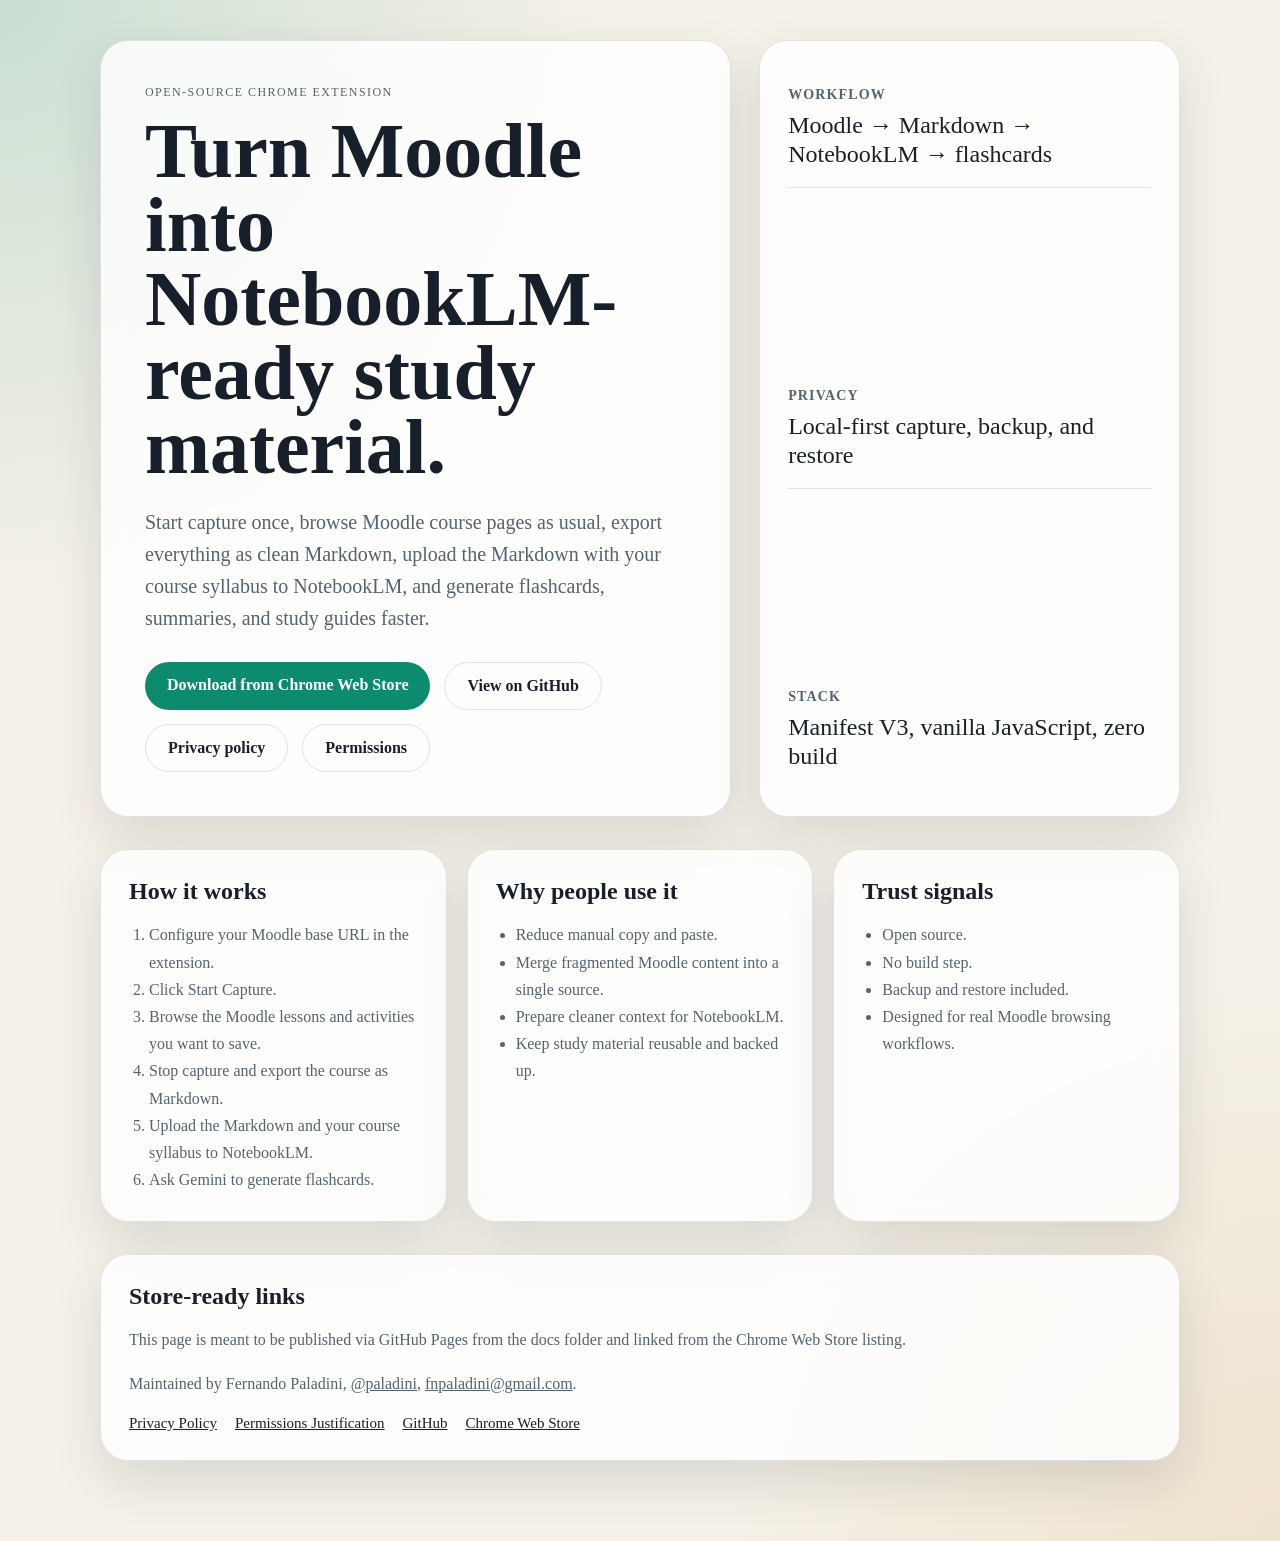
<file: docs/index.html>
<!DOCTYPE html>
<html lang="en">
  <head>
    <meta charset="UTF-8" />
    <meta name="viewport" content="width=device-width, initial-scale=1.0" />
    <title>Moodle Content Extractor for NotebookLM</title>
    <meta
      name="description"
      content="Capture Moodle course pages as Markdown for NotebookLM, flashcards, summaries, and study workflows."
    />
    <style>
      :root {
        --bg: #f5f1e8;
        --panel: rgba(255, 255, 255, 0.82);
        --text: #17202a;
        --muted: #536471;
        --accent: #0d8b6f;
        --accent-dark: #0a6b56;
        --line: rgba(23, 32, 42, 0.12);
        --shadow: 0 20px 50px rgba(23, 32, 42, 0.12);
      }

      * {
        box-sizing: border-box;
      }

      body {
        margin: 0;
        font-family: Georgia, "Times New Roman", serif;
        color: var(--text);
        background:
          radial-gradient(circle at top left, rgba(13, 139, 111, 0.18), transparent 30%),
          radial-gradient(circle at bottom right, rgba(198, 138, 45, 0.14), transparent 28%),
          var(--bg);
      }

      a {
        color: inherit;
      }

      .wrap {
        max-width: 1120px;
        margin: 0 auto;
        padding: 40px 20px 80px;
      }

      .hero {
        display: grid;
        grid-template-columns: 1.2fr 0.8fr;
        gap: 28px;
        align-items: stretch;
      }

      .card {
        background: var(--panel);
        backdrop-filter: blur(12px);
        border: 1px solid var(--line);
        border-radius: 28px;
        box-shadow: var(--shadow);
      }

      .hero-main {
        padding: 44px;
      }

      .eyebrow {
        letter-spacing: 0.12em;
        text-transform: uppercase;
        font-size: 12px;
        color: var(--muted);
      }

      h1,
      h2,
      h3 {
        margin: 0;
      }

      h1 {
        margin-top: 14px;
        font-size: clamp(42px, 7vw, 78px);
        line-height: 0.95;
      }

      .lead {
        margin-top: 22px;
        font-size: 20px;
        line-height: 1.6;
        color: var(--muted);
        max-width: 44rem;
      }

      .actions {
        display: flex;
        gap: 14px;
        flex-wrap: wrap;
        margin-top: 28px;
      }

      .btn {
        display: inline-block;
        padding: 14px 22px;
        border-radius: 999px;
        text-decoration: none;
        font-weight: 700;
        transition: transform 0.18s ease, background 0.18s ease;
      }

      .btn:hover {
        transform: translateY(-1px);
      }

      .btn-primary {
        background: var(--accent);
        color: white;
      }

      .btn-primary:hover {
        background: var(--accent-dark);
      }

      .btn-secondary {
        color: var(--text);
        border: 1px solid var(--line);
      }

      .hero-side {
        padding: 28px;
        display: flex;
        flex-direction: column;
        justify-content: space-between;
      }

      .stat {
        padding: 18px 0;
        border-bottom: 1px solid var(--line);
      }

      .stat:last-child {
        border-bottom: 0;
      }

      .stat strong {
        display: block;
        font-size: 14px;
        text-transform: uppercase;
        letter-spacing: 0.08em;
        color: var(--muted);
        margin-bottom: 8px;
      }

      .stat span {
        font-size: 24px;
        line-height: 1.2;
      }

      .grid {
        display: grid;
        grid-template-columns: repeat(3, 1fr);
        gap: 20px;
        margin-top: 24px;
      }

      .section {
        margin-top: 32px;
      }

      .section-card {
        padding: 28px;
      }

      ol,
      ul {
        margin: 16px 0 0;
        padding-left: 20px;
        color: var(--muted);
        line-height: 1.7;
      }

      p {
        color: var(--muted);
        line-height: 1.7;
      }

      .footer-links {
        display: flex;
        gap: 18px;
        flex-wrap: wrap;
        margin-top: 18px;
        font-size: 15px;
      }

      @media (max-width: 900px) {
        .hero,
        .grid {
          grid-template-columns: 1fr;
        }

        .hero-main {
          padding: 30px;
        }
      }
    </style>
  </head>
  <body>
    <div class="wrap">
      <section class="hero">
        <div class="card hero-main">
          <div class="eyebrow">Open-source Chrome extension</div>
          <h1>Turn Moodle into NotebookLM-ready study material.</h1>
          <p class="lead">
            Start capture once, browse Moodle course pages as usual, export everything
            as clean Markdown, upload the Markdown with your course syllabus to
            NotebookLM, and generate flashcards, summaries, and study guides faster.
          </p>
          <div class="actions">
            <a class="btn btn-primary" href="https://chromewebstore.google.com/detail/moodle-content-extractor/dcmooninccogclmaimgbmhineffjdjda">Download from Chrome Web Store</a>
            <a class="btn btn-secondary" href="https://github.com/paladini/extract-moodle-content-to-notebook-lm-extension">View on GitHub</a>
            <a class="btn btn-secondary" href="privacy.html">Privacy policy</a>
            <a class="btn btn-secondary" href="permissions.html">Permissions</a>
          </div>
        </div>
        <aside class="card hero-side">
          <div class="stat">
            <strong>Workflow</strong>
            <span>Moodle → Markdown → NotebookLM → flashcards</span>
          </div>
          <div class="stat">
            <strong>Privacy</strong>
            <span>Local-first capture, backup, and restore</span>
          </div>
          <div class="stat">
            <strong>Stack</strong>
            <span>Manifest V3, vanilla JavaScript, zero build</span>
          </div>
        </aside>
      </section>

      <section class="grid section">
        <article class="card section-card">
          <h2>How it works</h2>
          <ol>
            <li>Configure your Moodle base URL in the extension.</li>
            <li>Click Start Capture.</li>
            <li>Browse the Moodle lessons and activities you want to save.</li>
            <li>Stop capture and export the course as Markdown.</li>
            <li>Upload the Markdown and your course syllabus to NotebookLM.</li>
            <li>Ask Gemini to generate flashcards.</li>
          </ol>
        </article>
        <article class="card section-card">
          <h2>Why people use it</h2>
          <ul>
            <li>Reduce manual copy and paste.</li>
            <li>Merge fragmented Moodle content into a single source.</li>
            <li>Prepare cleaner context for NotebookLM.</li>
            <li>Keep study material reusable and backed up.</li>
          </ul>
        </article>
        <article class="card section-card">
          <h2>Trust signals</h2>
          <ul>
            <li>Open source.</li>
            <li>No build step.</li>
            <li>Backup and restore included.</li>
            <li>Designed for real Moodle browsing workflows.</li>
          </ul>
        </article>
      </section>

      <section class="section card section-card">
        <h2>Store-ready links</h2>
        <p>
          This page is meant to be published via GitHub Pages from the docs folder and linked from the Chrome Web Store listing.
        </p>
        <p>
          Maintained by Fernando Paladini,
          <a href="https://github.com/paladini">@paladini</a>,
          <a href="mailto:fnpaladini@gmail.com">fnpaladini@gmail.com</a>.
        </p>
        <div class="footer-links">
          <a href="privacy.html">Privacy Policy</a>
          <a href="permissions.html">Permissions Justification</a>
          <a href="https://github.com/paladini/extract-moodle-content-to-notebook-lm-extension">GitHub</a>
          <a href="https://chromewebstore.google.com/detail/moodle-content-extractor/dcmooninccogclmaimgbmhineffjdjda">Chrome Web Store</a>
        </div>
      </section>
    </div>
  </body>
</html>
</file>
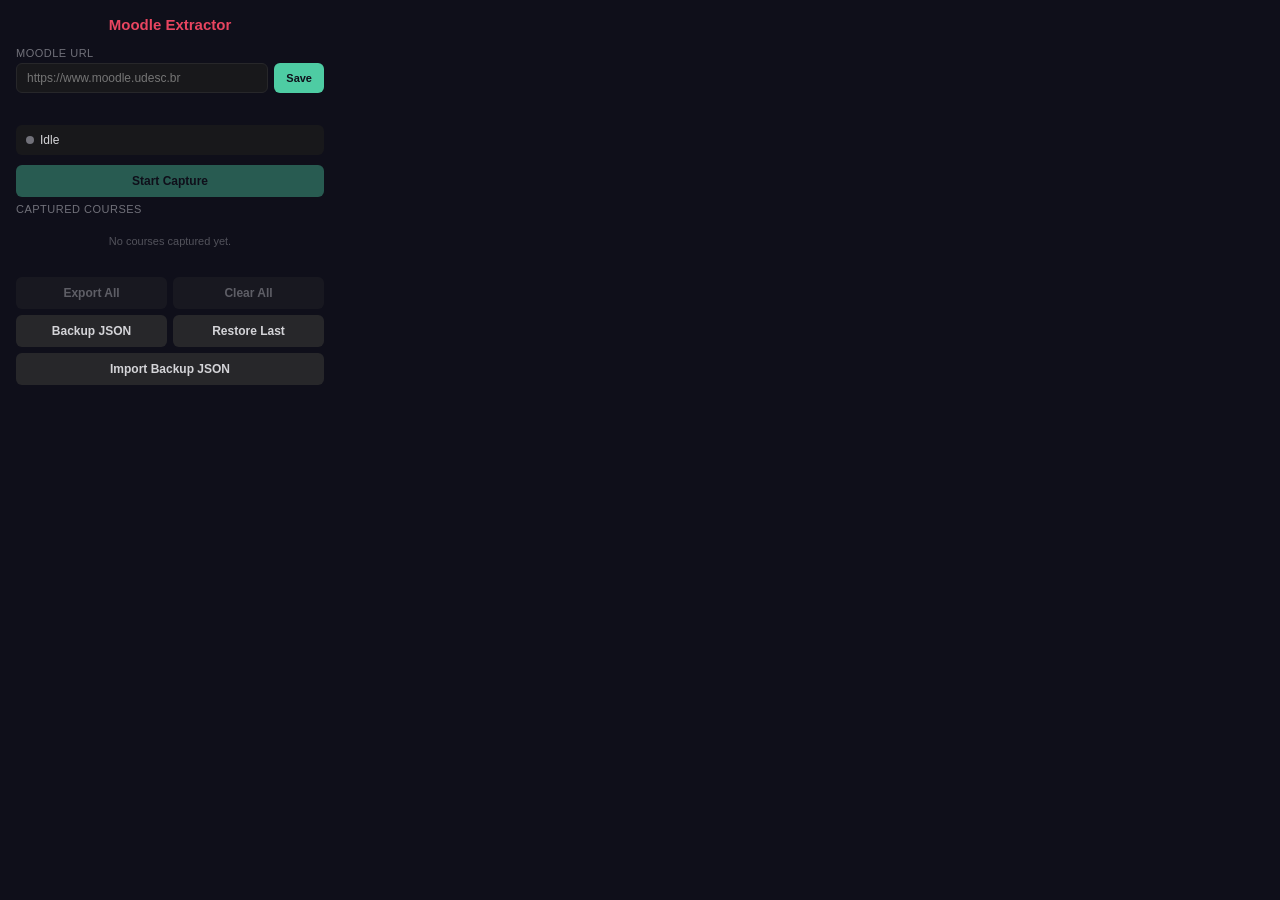
<file: popup.html>
<!DOCTYPE html>
<html lang="en">
<head>
  <meta charset="UTF-8">
  <title>Moodle Extractor</title>
  <style>
    * { margin: 0; padding: 0; box-sizing: border-box; }

    body {
      width: 340px;
      font-family: -apple-system, BlinkMacSystemFont, 'Segoe UI', Roboto, sans-serif;
      padding: 16px;
      background: #0f0f1a;
      color: #d4d4d8;
    }

    h1 { font-size: 15px; text-align: center; margin-bottom: 14px; color: #e94560; }

    /* --- Config section --- */
    .section { margin-bottom: 14px; }
    .section-label { font-size: 11px; color: #71717a; margin-bottom: 4px; text-transform: uppercase; letter-spacing: 0.5px; }

    .input-row { display: flex; gap: 6px; }
    .input-row input {
      flex: 1;
      padding: 7px 10px;
      border: 1px solid #27272a;
      border-radius: 6px;
      background: #18181b;
      color: #d4d4d8;
      font-size: 12px;
      outline: none;
    }
    .input-row input:focus { border-color: #4ecca3; }
    .input-row button {
      padding: 7px 12px;
      border: none;
      border-radius: 6px;
      background: #4ecca3;
      color: #0f0f1a;
      font-size: 11px;
      font-weight: 700;
      cursor: pointer;
    }

    /* --- Status bar --- */
    .status-bar {
      display: flex;
      align-items: center;
      justify-content: space-between;
      padding: 8px 10px;
      border-radius: 6px;
      background: #18181b;
      margin-bottom: 10px;
      font-size: 12px;
    }
    .status-dot {
      width: 8px; height: 8px; border-radius: 50%;
      display: inline-block; margin-right: 6px;
    }
    .status-dot.idle { background: #71717a; }
    .status-dot.capturing { background: #4ecca3; animation: pulse 1.2s infinite; }
    @keyframes pulse { 0%,100% { opacity: 1; } 50% { opacity: 0.4; } }

    /* --- Buttons --- */
    .btn {
      display: block; width: 100%; padding: 9px; margin-bottom: 6px;
      border: none; border-radius: 6px;
      font-size: 12px; font-weight: 600; cursor: pointer;
      transition: opacity 0.15s;
    }
    .btn:hover { opacity: 0.85; }
    .btn:disabled { opacity: 0.4; cursor: default; }
    .btn-capture { background: #4ecca3; color: #0f0f1a; }
    .btn-capture.active { background: #e94560; color: #fff; }
    .btn-secondary { background: #27272a; color: #d4d4d8; }

    /* --- Course list --- */
    .course-list { max-height: 220px; overflow-y: auto; margin-bottom: 10px; }
    .course-item {
      display: flex; align-items: center; justify-content: space-between;
      padding: 8px 10px; margin-bottom: 4px;
      border-radius: 6px; background: #18181b;
      font-size: 12px;
    }
    .course-name { flex: 1; font-weight: 500; white-space: nowrap; overflow: hidden; text-overflow: ellipsis; margin-right: 8px; }
    .course-badge { background: #27272a; padding: 2px 7px; border-radius: 10px; font-size: 10px; color: #a1a1aa; margin-right: 6px; }
    .course-actions { display: flex; gap: 4px; }
    .course-actions button {
      padding: 3px 8px; border: none; border-radius: 4px;
      font-size: 10px; font-weight: 600; cursor: pointer;
    }
    .btn-export-course { background: #4ecca3; color: #0f0f1a; }
    .btn-clear-course { background: #3f3f46; color: #a1a1aa; }

    .empty-state {
      text-align: center; padding: 16px; color: #52525b; font-size: 11px;
    }

    /* --- Footer --- */
    .footer { display: flex; gap: 6px; }
    .footer .btn { flex: 1; }

    /* --- Inline validation message --- */
    .validation-msg {
      font-size: 11px; margin-top: 4px; min-height: 14px;
      transition: opacity 0.2s;
    }
    .validation-msg.error { color: #e94560; }
    .validation-msg.success { color: #4ecca3; }

    /* --- Hint text --- */
    .hint-text {
      font-size: 10px; color: #52525b; text-align: center;
      margin-bottom: 6px;
    }

    /* --- Toast notifications --- */
    .toast-container {
      position: fixed; top: 8px; left: 16px; right: 16px;
      z-index: 1000; display: flex; flex-direction: column; gap: 4px;
    }
    .toast {
      padding: 8px 12px; border-radius: 6px;
      font-size: 11px; font-weight: 500;
      animation: toast-in 0.25s ease-out;
      display: flex; align-items: center; gap: 6px;
    }
    .toast.success { background: #065f46; color: #a7f3d0; }
    .toast.error { background: #7f1d1d; color: #fecaca; }
    .toast.info { background: #1e3a5f; color: #bfdbfe; }
    @keyframes toast-in { from { opacity: 0; transform: translateY(-8px); } to { opacity: 1; transform: translateY(0); } }
    @keyframes toast-out { from { opacity: 1; } to { opacity: 0; transform: translateY(-8px); } }

    /* --- Confirmation dialog --- */
    .confirm-overlay {
      display: none; position: fixed; inset: 0;
      background: rgba(0,0,0,0.6); z-index: 2000;
      align-items: center; justify-content: center;
    }
    .confirm-overlay.active { display: flex; }
    .confirm-box {
      background: #18181b; border: 1px solid #27272a;
      border-radius: 8px; padding: 16px; width: 280px;
      text-align: center;
    }
    .confirm-box p { font-size: 12px; margin-bottom: 12px; color: #d4d4d8; }
    .confirm-box .confirm-actions { display: flex; gap: 8px; justify-content: center; }
    .confirm-box .confirm-actions button {
      padding: 7px 16px; border: none; border-radius: 6px;
      font-size: 11px; font-weight: 600; cursor: pointer;
    }
    .confirm-box .btn-confirm-yes { background: #e94560; color: #fff; }
    .confirm-box .btn-confirm-no { background: #3f3f46; color: #a1a1aa; }

    /* --- Storage warning --- */
    .storage-warning {
      display: none; padding: 6px 10px; border-radius: 6px;
      background: #78350f; color: #fde68a;
      font-size: 10px; text-align: center; margin-bottom: 10px;
    }
    .storage-warning.visible { display: block; }

    /* --- Content preview --- */
    .course-preview {
      display: none; margin-top: 4px; padding: 6px 8px;
      background: #111115; border-radius: 4px;
      max-height: 160px; overflow-y: auto;
    }
    .course-preview.open { display: block; }
    .preview-module {
      margin-bottom: 6px; padding-bottom: 4px;
      border-bottom: 1px solid #1e1e24;
    }
    .preview-module:last-child { border-bottom: none; margin-bottom: 0; padding-bottom: 0; }
    .preview-module-name {
      font-size: 10px; font-weight: 600; color: #a1a1aa;
      margin-bottom: 2px;
    }
    .preview-module-content {
      font-size: 10px; color: #71717a; line-height: 1.4;
      white-space: pre-wrap; word-break: break-word;
      max-height: 60px; overflow: hidden;
    }
    .btn-preview-course {
      background: #1e1e24; color: #71717a;
      font-size: 9px; padding: 2px 6px; border: none;
      border-radius: 3px; cursor: pointer;
    }
    .btn-preview-course:hover { color: #a1a1aa; }
  </style>
</head>
<body>
  <!-- Toast container -->
  <div id="toast-container" class="toast-container"></div>

  <!-- Confirmation dialog -->
  <div id="confirm-overlay" class="confirm-overlay">
    <div class="confirm-box">
      <p id="confirm-msg">Are you sure?</p>
      <div class="confirm-actions">
        <button id="btn-confirm-yes" class="btn-confirm-yes">Yes, delete</button>
        <button id="btn-confirm-no" class="btn-confirm-no">Cancel</button>
      </div>
    </div>
  </div>

  <h1>Moodle Extractor</h1>

  <!-- Storage warning -->
  <div id="storage-warning" class="storage-warning"></div>

  <!-- Moodle URL config -->
  <div class="section">
    <div class="section-label">Moodle URL</div>
    <div class="input-row">
      <input id="moodle-url" type="url" placeholder="https://www.moodle.udesc.br">
      <button id="btn-save-url">Save</button>
    </div>
    <div id="url-validation" class="validation-msg"></div>
  </div>

  <!-- Status + capture toggle -->
  <div class="status-bar">
    <div><span id="status-dot" class="status-dot idle"></span><span id="status-text">Idle</span></div>
    <span id="status-info" style="color:#71717a; font-size:11px;"></span>
  </div>
  <div id="capture-hint" class="hint-text"></div>
  <button id="btn-capture" class="btn btn-capture" disabled>Start Capture</button>

  <!-- Captured courses -->
  <div class="section">
    <div class="section-label">Captured Courses</div>
    <div id="course-list" class="course-list">
      <div class="empty-state">No courses captured yet.</div>
    </div>
  </div>

  <!-- Footer actions -->
  <div class="footer">
    <button id="btn-export-all" class="btn btn-secondary" disabled>Export All</button>
    <button id="btn-clear-all" class="btn btn-secondary" disabled>Clear All</button>
  </div>

  <div class="footer">
    <button id="btn-export-backup" class="btn btn-secondary">Backup JSON</button>
    <button id="btn-restore-last" class="btn btn-secondary">Restore Last</button>
  </div>

  <input id="backup-file-input" type="file" accept="application/json,.json" style="display:none;">
  <button id="btn-import-backup" class="btn btn-secondary">Import Backup JSON</button>

  <script src="popup.js"></script>
</body>
</html>
</file>
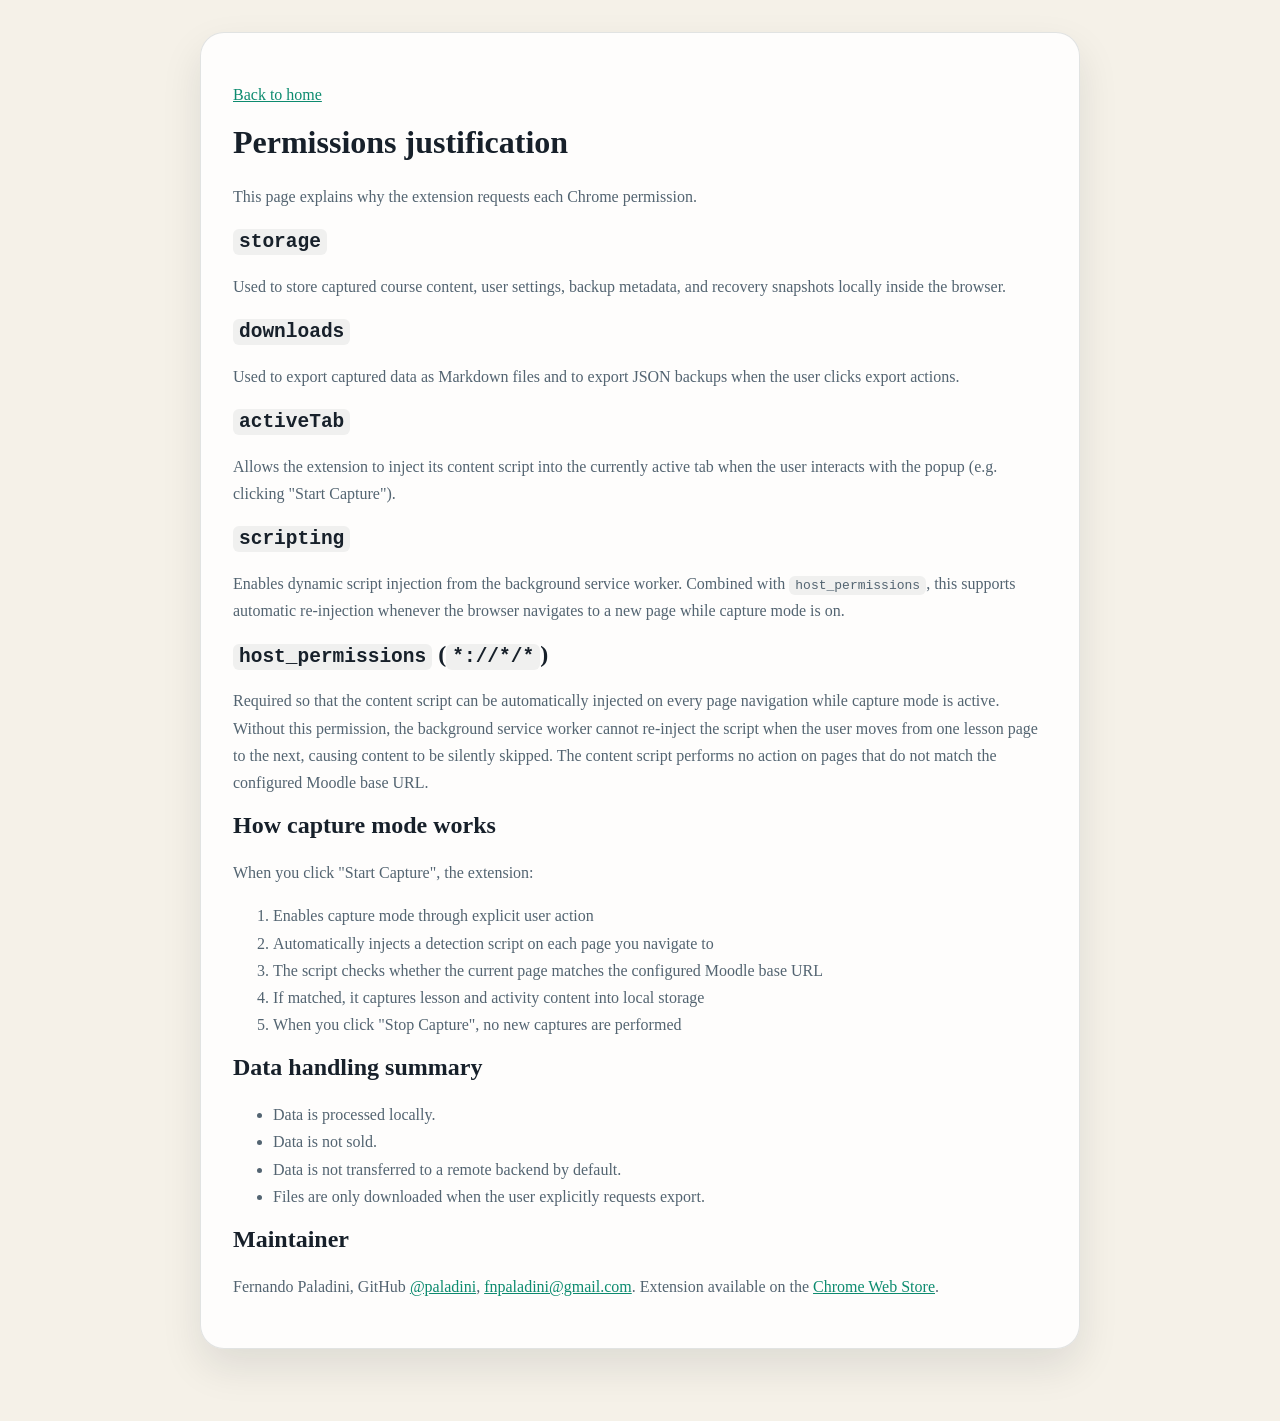
<file: docs/permissions.html>
<!DOCTYPE html>
<html lang="en">
  <head>
    <meta charset="UTF-8" />
    <meta name="viewport" content="width=device-width, initial-scale=1.0" />
    <title>Permissions | Moodle Content Extractor for NotebookLM</title>
    <style>
      body {
        margin: 0;
        font-family: Georgia, "Times New Roman", serif;
        background: #f5f1e8;
        color: #17202a;
      }
      .wrap {
        max-width: 880px;
        margin: 0 auto;
        padding: 32px 20px 72px;
      }
      .card {
        background: rgba(255,255,255,0.86);
        border: 1px solid rgba(23,32,42,0.12);
        border-radius: 24px;
        padding: 32px;
        box-shadow: 0 18px 40px rgba(23,32,42,0.10);
      }
      h1, h2 { margin-top: 0; }
      p, li { line-height: 1.7; color: #536471; }
      a { color: #0d8b6f; }
      code {
        background: rgba(23,32,42,0.06);
        padding: 2px 6px;
        border-radius: 6px;
      }
    </style>
  </head>
  <body>
    <div class="wrap">
      <div class="card">
        <p><a href="index.html">Back to home</a></p>
        <h1>Permissions justification</h1>
        <p>This page explains why the extension requests each Chrome permission.</p>

        <h2><code>storage</code></h2>
        <p>
          Used to store captured course content, user settings, backup metadata,
          and recovery snapshots locally inside the browser.
        </p>

        <h2><code>downloads</code></h2>
        <p>
          Used to export captured data as Markdown files and to export JSON backups when the user clicks export actions.
        </p>

        <h2><code>activeTab</code></h2>
        <p>
          Allows the extension to inject its content script into the currently active tab
          when the user interacts with the popup (e.g. clicking "Start Capture").
        </p>

        <h2><code>scripting</code></h2>
        <p>
          Enables dynamic script injection from the background service worker.
          Combined with <code>host_permissions</code>, this supports automatic
          re-injection whenever the browser navigates to a new page while capture mode is on.
        </p>

        <h2><code>host_permissions</code> (<code>*://*/*</code>)</h2>
        <p>
          Required so that the content script can be automatically injected on every page
          navigation while capture mode is active. Without this permission, the background
          service worker cannot re-inject the script when the user moves from one lesson page
          to the next, causing content to be silently skipped.
          The content script performs no action on pages that do not match the configured
          Moodle base URL.
        </p>

        <h2>How capture mode works</h2>
        <p>
          When you click "Start Capture", the extension:
        </p>
        <ol>
          <li>Enables capture mode through explicit user action</li>
          <li>Automatically injects a detection script on each page you navigate to</li>
          <li>The script checks whether the current page matches the configured Moodle base URL</li>
          <li>If matched, it captures lesson and activity content into local storage</li>
          <li>When you click "Stop Capture", no new captures are performed</li>
        </ol>

        <h2>Data handling summary</h2>
        <ul>
          <li>Data is processed locally.</li>
          <li>Data is not sold.</li>
          <li>Data is not transferred to a remote backend by default.</li>
          <li>Files are only downloaded when the user explicitly requests export.</li>
        </ul>

        <h2>Maintainer</h2>
        <p>
          Fernando Paladini, GitHub <a href="https://github.com/paladini">@paladini</a>,
          <a href="mailto:fnpaladini@gmail.com">fnpaladini@gmail.com</a>.
          Extension available on the
          <a href="https://chromewebstore.google.com/detail/moodle-content-extractor/dcmooninccogclmaimgbmhineffjdjda">Chrome Web Store</a>.
        </p>
      </div>
    </div>
  </body>
</html>
</file>
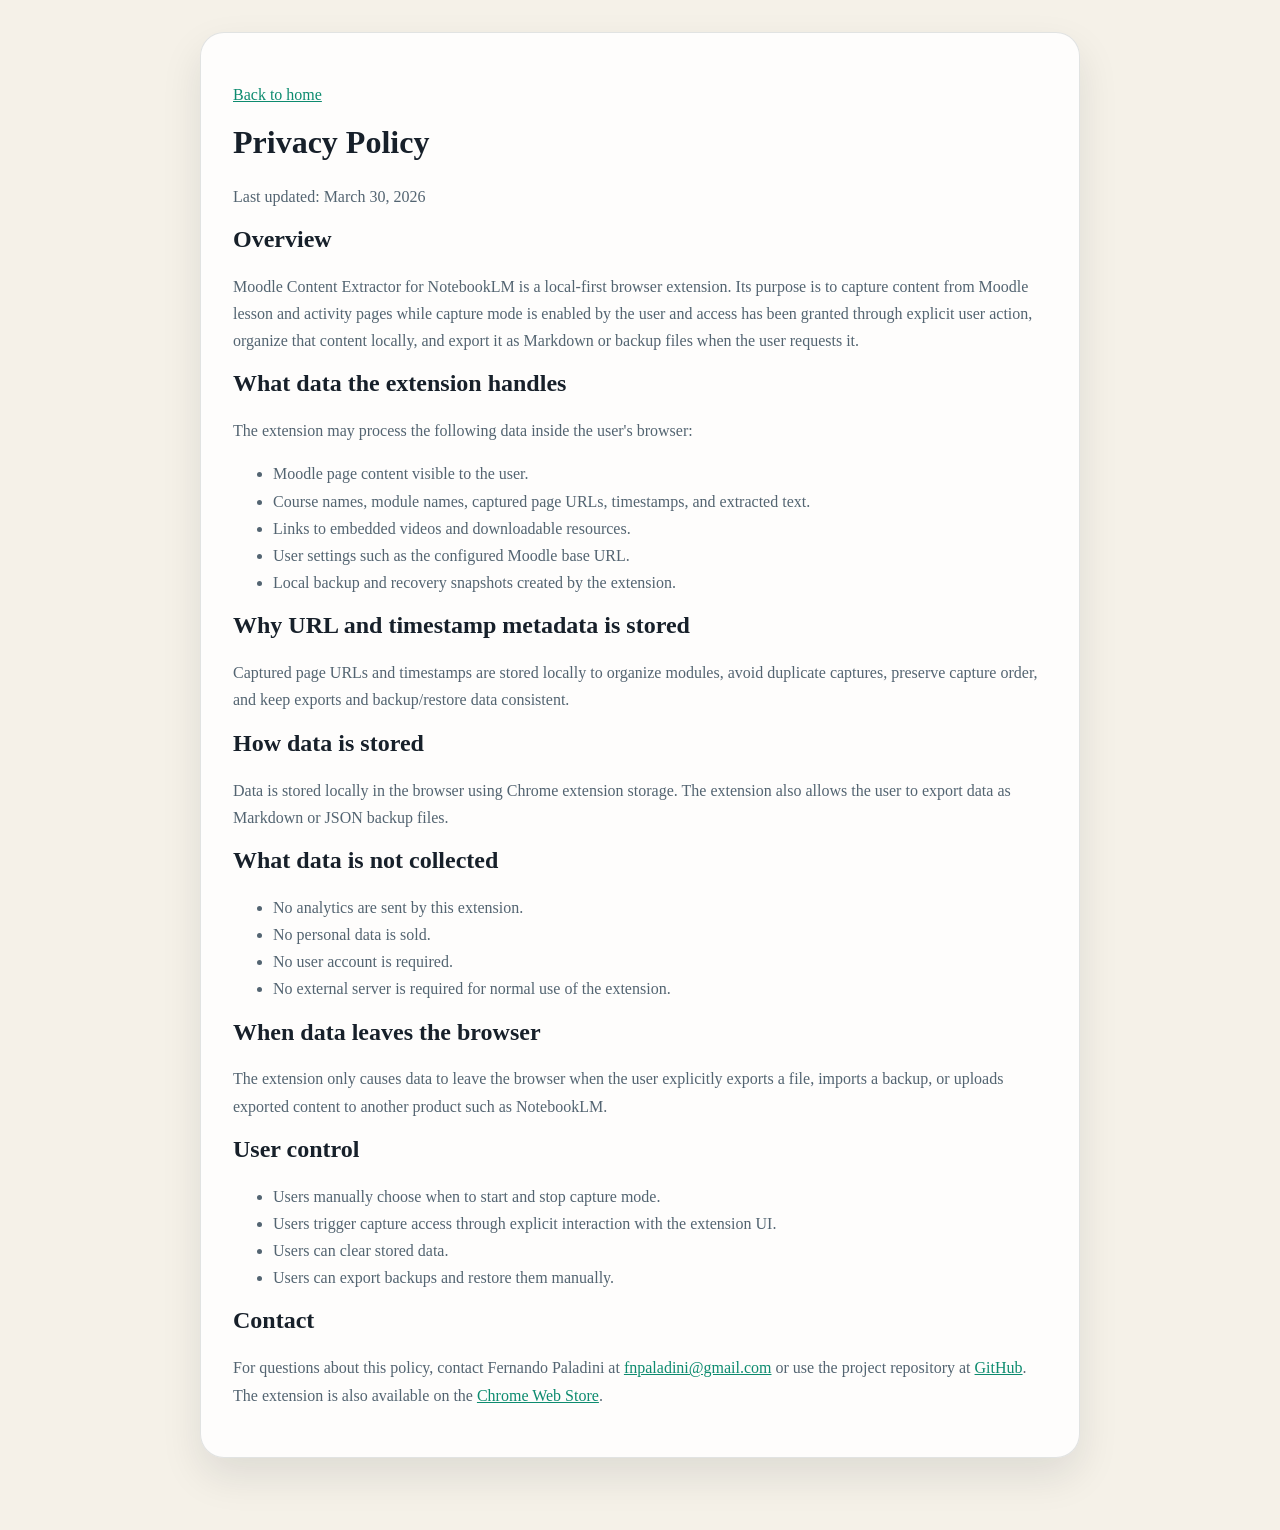
<file: docs/privacy.html>
<!DOCTYPE html>
<html lang="en">
  <head>
    <meta charset="UTF-8" />
    <meta name="viewport" content="width=device-width, initial-scale=1.0" />
    <title>Privacy Policy | Moodle Content Extractor for NotebookLM</title>
    <style>
      body {
        margin: 0;
        font-family: Georgia, "Times New Roman", serif;
        background: #f5f1e8;
        color: #17202a;
      }
      .wrap {
        max-width: 880px;
        margin: 0 auto;
        padding: 32px 20px 72px;
      }
      .card {
        background: rgba(255,255,255,0.86);
        border: 1px solid rgba(23,32,42,0.12);
        border-radius: 24px;
        padding: 32px;
        box-shadow: 0 18px 40px rgba(23,32,42,0.10);
      }
      h1, h2 { margin-top: 0; }
      p, li { line-height: 1.7; color: #536471; }
      a { color: #0d8b6f; }
    </style>
  </head>
  <body>
    <div class="wrap">
      <div class="card">
        <p><a href="index.html">Back to home</a></p>
        <h1>Privacy Policy</h1>
        <p>Last updated: March 30, 2026</p>

        <h2>Overview</h2>
        <p>
          Moodle Content Extractor for NotebookLM is a local-first browser extension.
          Its purpose is to capture content from Moodle lesson and activity pages while
          capture mode is enabled by the user and access has been granted through explicit user action,
          organize that content locally, and export
          it as Markdown or backup files when the user requests it.
        </p>

        <h2>What data the extension handles</h2>
        <p>The extension may process the following data inside the user's browser:</p>
        <ul>
          <li>Moodle page content visible to the user.</li>
          <li>Course names, module names, captured page URLs, timestamps, and extracted text.</li>
          <li>Links to embedded videos and downloadable resources.</li>
          <li>User settings such as the configured Moodle base URL.</li>
          <li>Local backup and recovery snapshots created by the extension.</li>
        </ul>

        <h2>Why URL and timestamp metadata is stored</h2>
        <p>
          Captured page URLs and timestamps are stored locally to organize modules,
          avoid duplicate captures, preserve capture order, and keep exports and
          backup/restore data consistent.
        </p>

        <h2>How data is stored</h2>
        <p>
          Data is stored locally in the browser using Chrome extension storage.
          The extension also allows the user to export data as Markdown or JSON backup files.
        </p>

        <h2>What data is not collected</h2>
        <ul>
          <li>No analytics are sent by this extension.</li>
          <li>No personal data is sold.</li>
          <li>No user account is required.</li>
          <li>No external server is required for normal use of the extension.</li>
        </ul>

        <h2>When data leaves the browser</h2>
        <p>
          The extension only causes data to leave the browser when the user explicitly exports a file,
          imports a backup, or uploads exported content to another product such as NotebookLM.
        </p>

        <h2>User control</h2>
        <ul>
          <li>Users manually choose when to start and stop capture mode.</li>
          <li>Users trigger capture access through explicit interaction with the extension UI.</li>
          <li>Users can clear stored data.</li>
          <li>Users can export backups and restore them manually.</li>
        </ul>

        <h2>Contact</h2>
        <p>
          For questions about this policy, contact Fernando Paladini at
          <a href="mailto:fnpaladini@gmail.com">fnpaladini@gmail.com</a>
          or use the project repository at
          <a href="https://github.com/paladini/extract-moodle-content-to-notebook-lm-extension">GitHub</a>.
          The extension is also available on the
          <a href="https://chromewebstore.google.com/detail/moodle-content-extractor/dcmooninccogclmaimgbmhineffjdjda">Chrome Web Store</a>.
        </p>
      </div>
    </div>
  </body>
</html>
</file>
